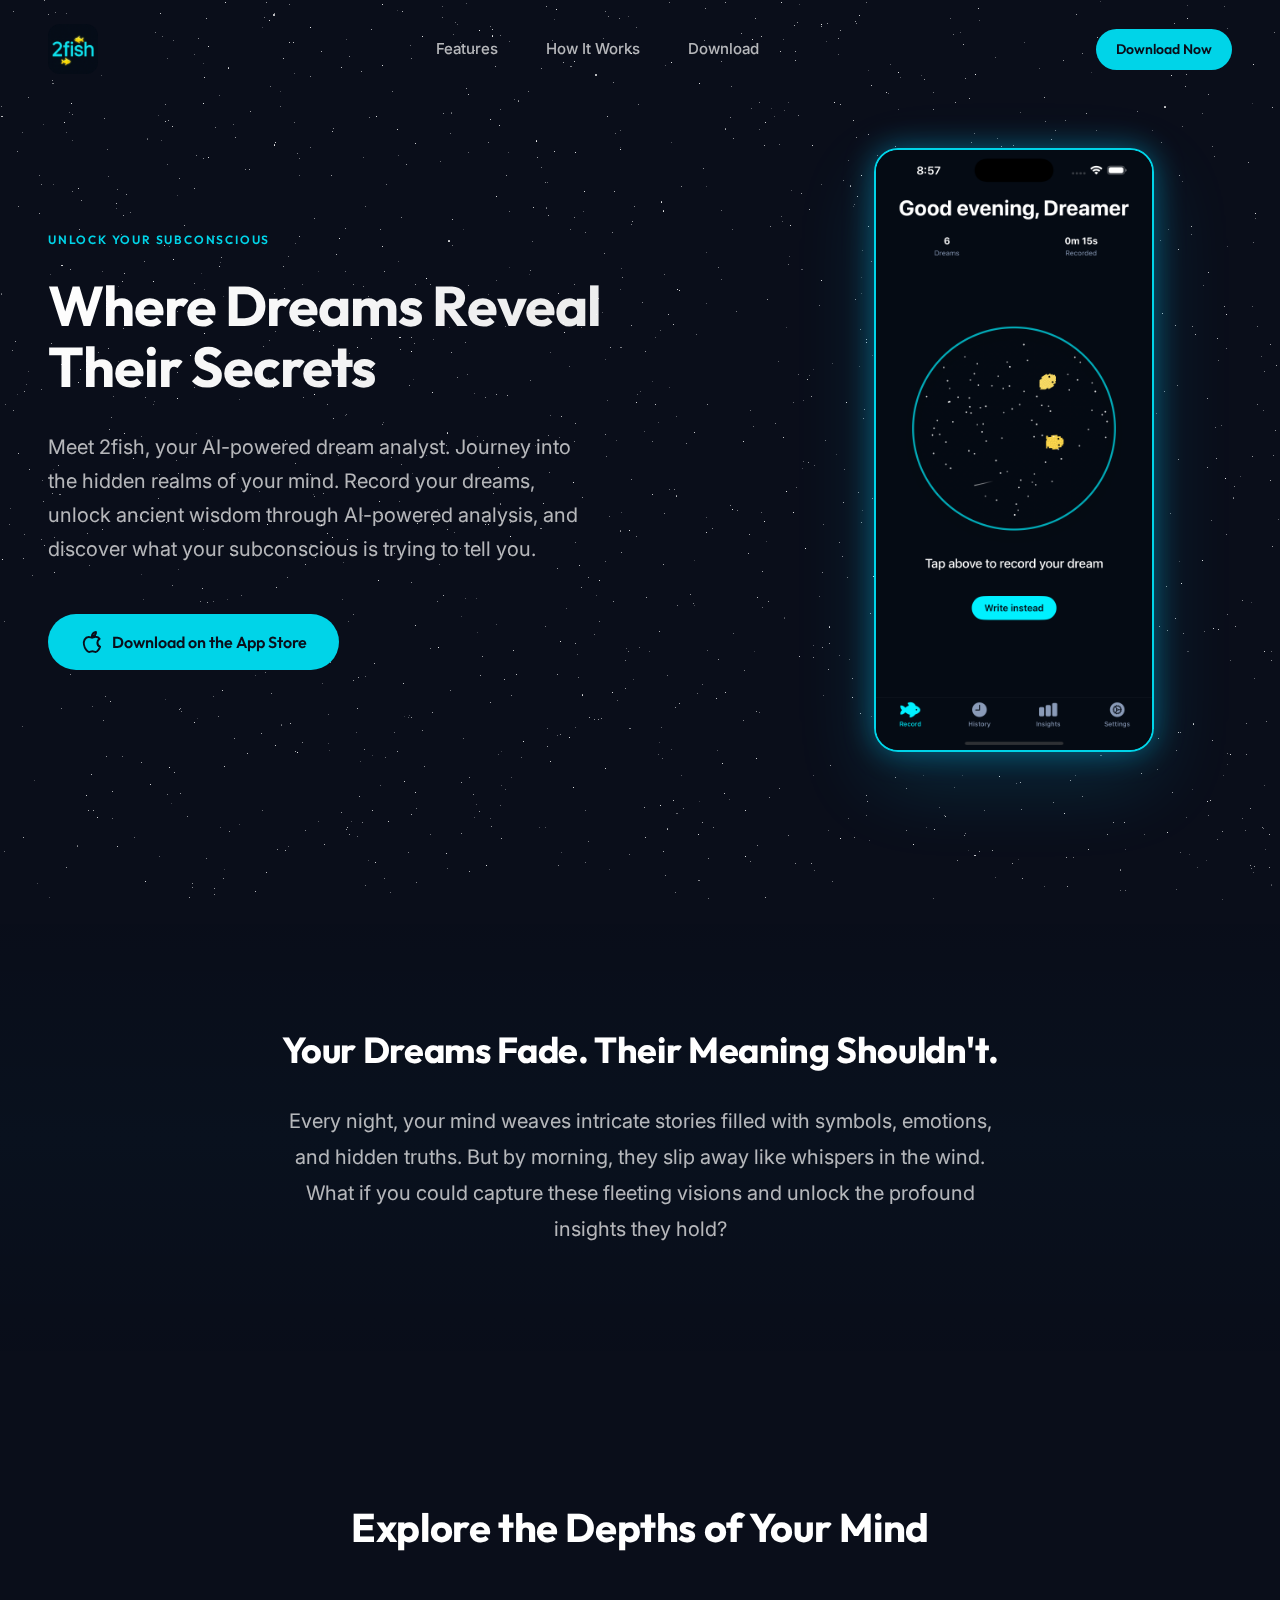
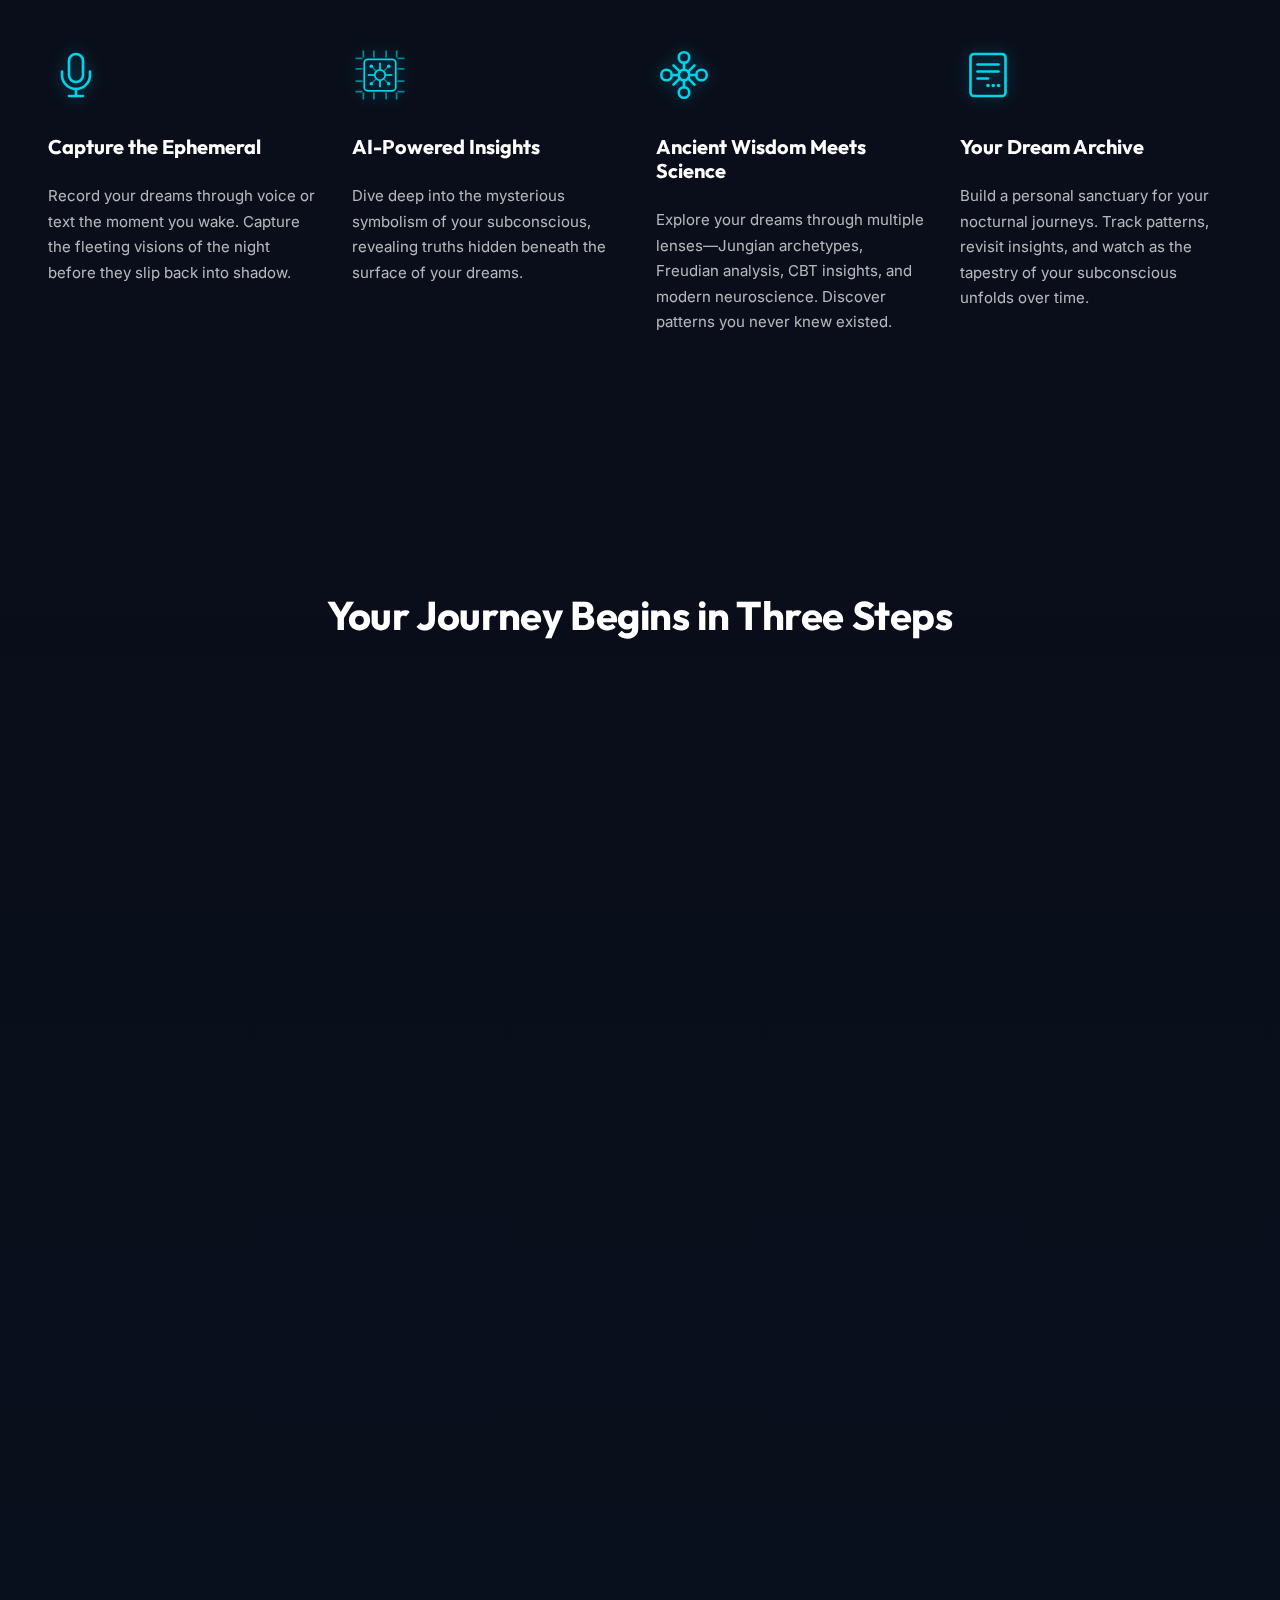
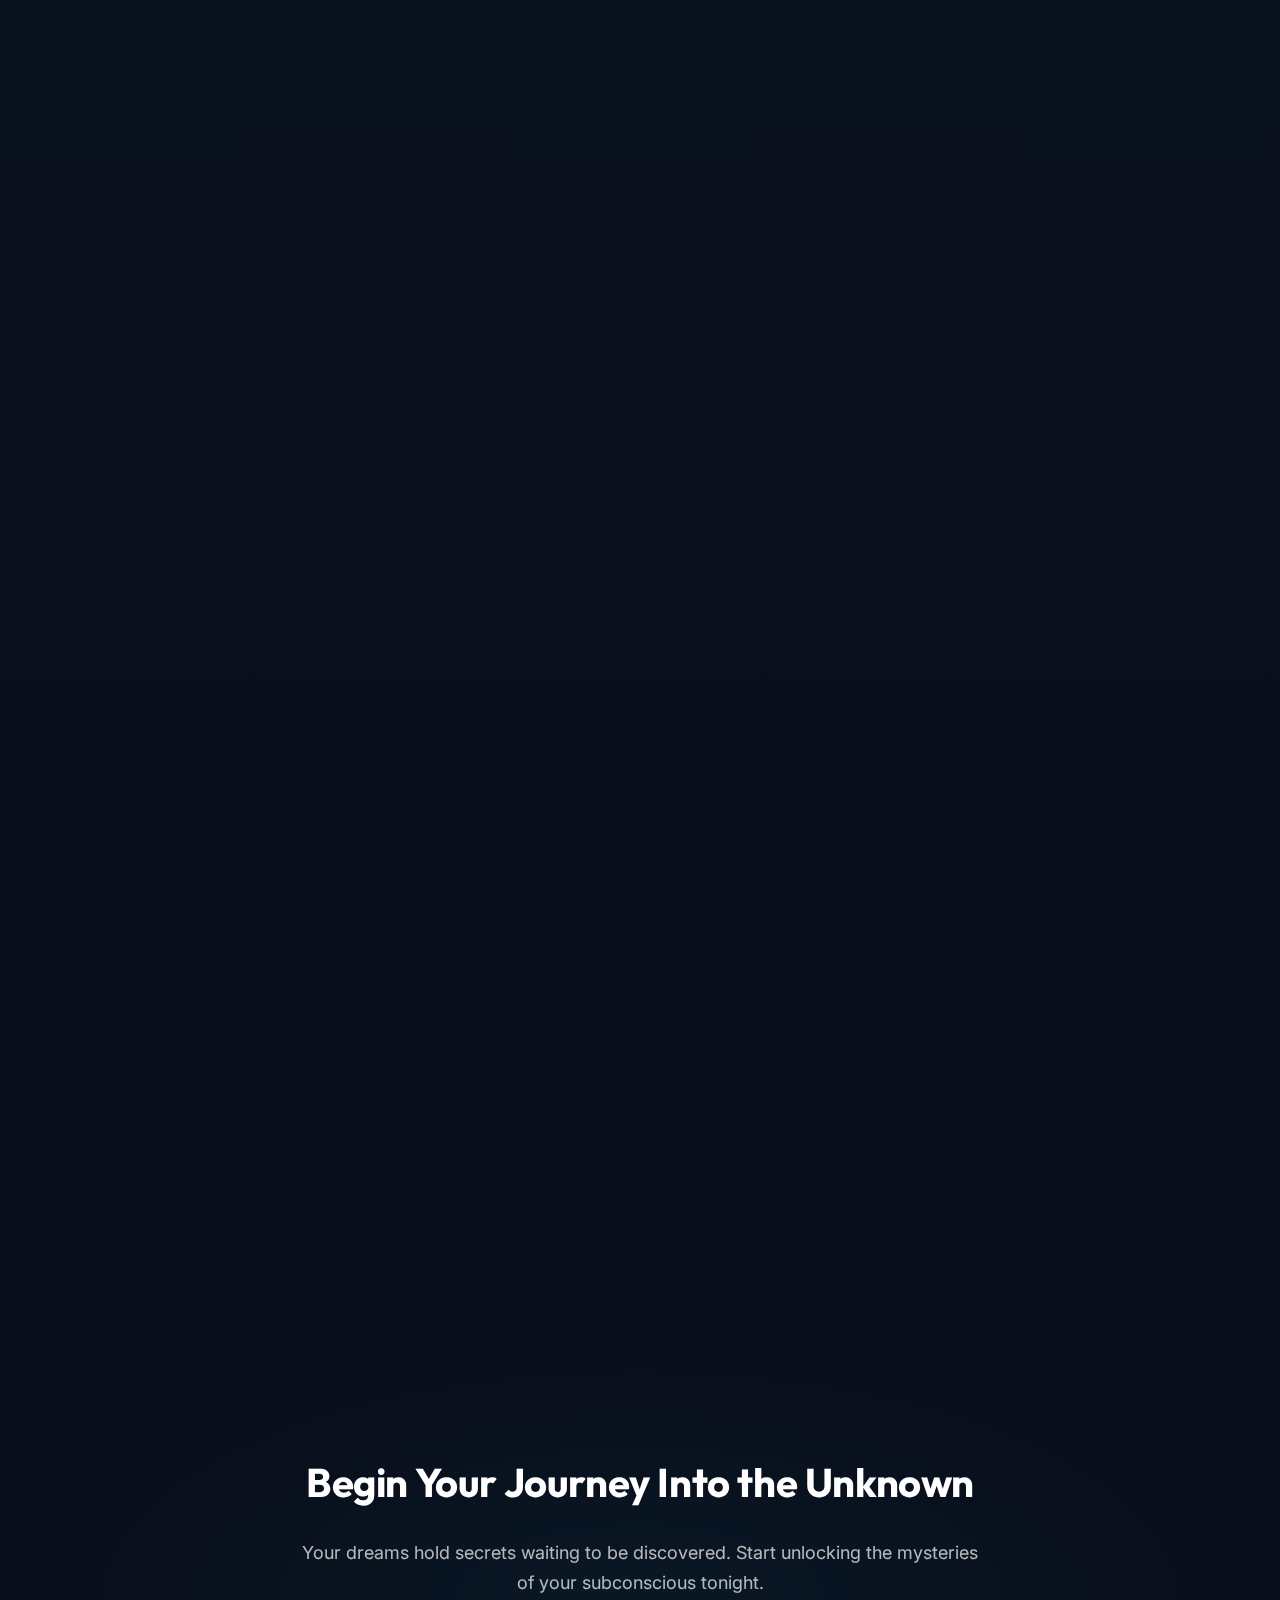
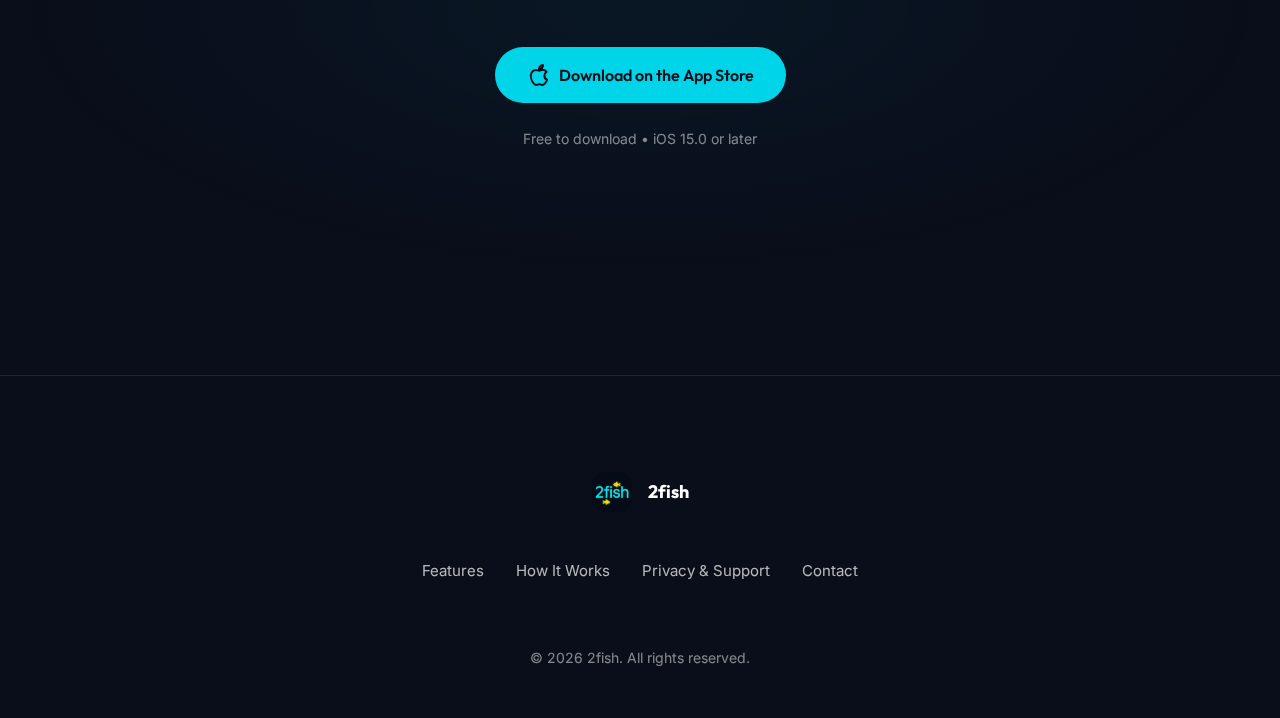
<file: index.html>
<!DOCTYPE html>
<html lang="en">
<head>
    <meta charset="UTF-8">
    <meta name="viewport" content="width=device-width, initial-scale=1.0">
    <meta name="description" content="2fish - AI-powered dream analysis app. Record, remember, and analyze your dreams through Jungian, Freudian, CBT, and neuroscience frameworks. Unlock the secrets of your subconscious.">
    <meta name="keywords" content="dream analysis, dream journal, AI dreams, Jungian analysis, dream interpretation, subconscious, psychology">

    <!-- Open Graph / Social Media -->
    <meta property="og:type" content="website">
    <meta property="og:url" content="https://yourdomain.squarespace.com">
    <meta property="og:title" content="2fish - Where Dreams Reveal Their Secrets">
    <meta property="og:description" content="Journey into the hidden realms of your mind. AI-powered dream analysis through multiple psychological frameworks.">
    <meta property="og:image" content="/assets/images/og-image.png">

    <!-- Twitter Card -->
    <meta name="twitter:card" content="summary_large_image">
    <meta name="twitter:title" content="2fish - Where Dreams Reveal Their Secrets">
    <meta name="twitter:description" content="AI-powered dream analysis through Jungian, Freudian, CBT, and neuroscience frameworks.">
    <meta name="twitter:image" content="/assets/images/og-image.png">

    <title>2fish - AI Dream Analysis & Dream Journal App</title>

    <!-- Fonts -->
    <link rel="preconnect" href="https://fonts.googleapis.com">
    <link rel="preconnect" href="https://fonts.gstatic.com" crossorigin>
    <link href="https://fonts.googleapis.com/css2?family=Inter:wght@400;500;600;700&family=Outfit:wght@400;500;600;700&display=swap" rel="stylesheet">

    <!-- Stylesheets -->
    <link rel="stylesheet" href="css/reset.css">
    <link rel="stylesheet" href="css/styles.css">
    <link rel="stylesheet" href="css/animations.css">
    <link rel="stylesheet" href="css/starfield.css">

    <!-- Favicon -->
    <link rel="icon" type="image/png" href="assets/images/app-icon.png">
    <link rel="apple-touch-icon" href="assets/images/app-icon.png">
    <style>
        /* Round favicon in browser tab */
        link[rel="icon"] {
            border-radius: 12px;
        }
    </style>

    <!-- Schema.org markup -->
    <script type="application/ld+json">
    {
      "@context": "https://schema.org",
      "@type": "MobileApplication",
      "name": "2fish",
      "description": "AI-powered dream analysis and dream journal app",
      "operatingSystem": "iOS",
      "applicationCategory": "HealthApplication",
      "offers": {
        "@type": "Offer",
        "price": "0",
        "priceCurrency": "USD"
      }
    }
    </script>
</head>
<body>
    <!-- Stardust Background (populated by JS) -->
    <div class="stardust"></div>

    <!-- Shooting Stars (dynamically generated by JS) -->
    <div class="shooting-stars"></div>

    <!-- Fixed Navigation -->
    <nav class="nav" id="mainNav">
        <div class="container">
            <div class="nav__content">
                <div class="nav__logo">
                    <img src="assets/images/app-icon.png" alt="2fish Logo" width="50" height="50">
                </div>
                <div class="nav__links">
                    <a href="#features">Features</a>
                    <a href="#how-it-works">How It Works</a>
                    <a href="#download">Download</a>
                </div>
                <a href="#download" class="btn btn--primary btn--nav" aria-label="Download 2fish on the App Store">
                    Download Now
                </a>
            </div>
        </div>
    </nav>

    <!-- Hero Section -->
    <section class="hero" id="hero">
        <div class="container">
            <div class="hero__content">
                <div class="hero__text">
                    <p class="hero__eyebrow">UNLOCK YOUR SUBCONSCIOUS</p>
                    <h1 class="hero__headline">Where Dreams Reveal Their Secrets</h1>
                    <p class="hero__subheadline">Meet 2fish, your AI-powered dream analyst. Journey into the hidden realms of your mind. Record your dreams, unlock ancient wisdom through AI-powered analysis, and discover what your subconscious is trying to tell you.</p>
                    <div class="hero__cta">
                        <a href="#download" class="btn btn--primary btn--large" id="heroCTA">
                            <svg width="24" height="24" viewBox="0 0 24 24" fill="none" stroke="currentColor" stroke-width="2" stroke-linecap="round" stroke-linejoin="round">
                                <path d="M18.71 19.5c-.83 1.24-1.71 2.45-3.05 2.47-1.34.03-1.77-.79-3.29-.79-1.53 0-2 .77-3.27.82-1.31.05-2.3-1.32-3.14-2.53C4.25 17 2.94 12.45 4.7 9.39c.87-1.52 2.43-2.48 4.12-2.51 1.28-.02 2.5.87 3.29.87.78 0 2.26-1.07 3.81-.91.65.03 2.47.26 3.64 1.98-.09.06-2.17 1.28-2.15 3.81.03 3.02 2.65 4.03 2.68 4.04-.03.07-.42 1.44-1.38 2.83M13 3.5c.73-.83 1.94-1.46 2.94-1.5.13 1.17-.34 2.35-1.04 3.19-.69.85-1.83 1.51-2.95 1.42-.15-1.15.41-2.35 1.05-3.11z"/>
                            </svg>
                            Download on the App Store
                        </a>
                    </div>
                </div>
                <div class="hero__visual">
                    <img src="assets/images/hero-visual.png" alt="2fish App Interface" class="hero__image">
                </div>
            </div>
        </div>
    </section>

    <!-- Problem/Hook Section -->
    <section class="hook">
        <div class="container">
            <div class="hook__content">
                <h2 class="hook__headline">Your Dreams Fade. Their Meaning Shouldn't.</h2>
                <p class="hook__text">Every night, your mind weaves intricate stories filled with symbols, emotions, and hidden truths. But by morning, they slip away like whispers in the wind. What if you could capture these fleeting visions and unlock the profound insights they hold?</p>
            </div>
        </div>
    </section>

    <!-- Features Grid -->
    <section class="features" id="features">
        <div class="container">
            <h2 class="section__title">Explore the Depths of Your Mind</h2>
            <div class="features__grid">
                <!-- Feature 1 -->
                <div class="feature-card">
                    <div class="feature-card__icon">
                        <img src="assets/icons/feature-microphone.svg" alt="" width="64" height="64">
                    </div>
                    <h3 class="feature-card__title">Capture the Ephemeral</h3>
                    <p class="feature-card__description">Record your dreams through voice or text the moment you wake. Capture the fleeting visions of the night before they slip back into shadow.</p>
                </div>

                <!-- Feature 2 -->
                <div class="feature-card">
                    <div class="feature-card__icon">
                        <img src="assets/icons/feature-ai-chip.svg" alt="" width="64" height="64">
                    </div>
                    <h3 class="feature-card__title">AI-Powered Insights</h3>
                    <p class="feature-card__description">Dive deep into the mysterious symbolism of your subconscious, revealing truths hidden beneath the surface of your dreams.</p>
                </div>

                <!-- Feature 3 -->
                <div class="feature-card">
                    <div class="feature-card__icon">
                        <img src="assets/icons/feature-frameworks.svg" alt="" width="64" height="64">
                    </div>
                    <h3 class="feature-card__title">Ancient Wisdom Meets Science</h3>
                    <p class="feature-card__description">Explore your dreams through multiple lenses—Jungian archetypes, Freudian analysis, CBT insights, and modern neuroscience. Discover patterns you never knew existed.</p>
                </div>

                <!-- Feature 4 -->
                <div class="feature-card">
                    <div class="feature-card__icon">
                        <img src="assets/icons/feature-memory.svg" alt="" width="64" height="64">
                    </div>
                    <h3 class="feature-card__title">Your Dream Archive</h3>
                    <p class="feature-card__description">Build a personal sanctuary for your nocturnal journeys. Track patterns, revisit insights, and watch as the tapestry of your subconscious unfolds over time.</p>
                </div>
            </div>
        </div>
    </section>

    <!-- How It Works -->
    <section class="how-it-works" id="how-it-works">
        <div class="container">
            <h2 class="section__title">Your Journey Begins in Three Steps</h2>
            <div class="steps">
                <!-- Step 1 -->
                <div class="step animate-on-scroll">
                    <div class="step__content">
                        <div class="step__number">01</div>
                        <div class="step__text">
                            <h3 class="step__title">Record Your Dream</h3>
                            <p class="step__description">Wake up and immediately capture your dream through voice recording or text entry. The sooner you record, the more details you'll remember.</p>
                        </div>
                    </div>
                    <div class="step__image">
                        <img src="assets/images/screenshot-1.png" alt="Dream recording interface" loading="lazy">
                    </div>
                </div>

                <!-- Step 2 -->
                <div class="step animate-on-scroll">
                    <div class="step__content">
                        <div class="step__number">02</div>
                        <div class="step__text">
                            <h3 class="step__title">Choose Your Framework</h3>
                            <p class="step__description">Select from Jungian, Freudian, CBT, or neuroscience perspectives—or explore all four to gain a complete understanding of your dream's meaning.</p>
                        </div>
                    </div>
                    <div class="step__image">
                        <img src="assets/images/screenshot-2.png" alt="Framework selection screen" loading="lazy">
                    </div>
                </div>

                <!-- Step 3 -->
                <div class="step animate-on-scroll">
                    <div class="step__content">
                        <div class="step__number">03</div>
                        <div class="step__text">
                            <h3 class="step__title">Discover Hidden Insights</h3>
                            <p class="step__description">Receive personalized AI analysis that unveils the symbols, emotions, and patterns woven through your dreams. Track your journey over time.</p>
                        </div>
                    </div>
                    <div class="step__image">
                        <img src="assets/images/screenshot-3.png" alt="AI analysis results" loading="lazy">
                    </div>
                </div>
            </div>
        </div>
    </section>

    <!-- Final CTA -->
    <section class="final-cta" id="download">
        <div class="container">
            <div class="final-cta__content">
                <h2 class="final-cta__headline">Begin Your Journey Into the Unknown</h2>
                <p class="final-cta__text">Your dreams hold secrets waiting to be discovered. Start unlocking the mysteries of your subconscious tonight.</p>
                <a href="#" class="btn btn--primary btn--large" id="finalCTA">
                    <svg width="24" height="24" viewBox="0 0 24 24" fill="none" stroke="currentColor" stroke-width="2" stroke-linecap="round" stroke-linejoin="round">
                        <path d="M18.71 19.5c-.83 1.24-1.71 2.45-3.05 2.47-1.34.03-1.77-.79-3.29-.79-1.53 0-2 .77-3.27.82-1.31.05-2.3-1.32-3.14-2.53C4.25 17 2.94 12.45 4.7 9.39c.87-1.52 2.43-2.48 4.12-2.51 1.28-.02 2.5.87 3.29.87.78 0 2.26-1.07 3.81-.91.65.03 2.47.26 3.64 1.98-.09.06-2.17 1.28-2.15 3.81.03 3.02 2.65 4.03 2.68 4.04-.03.07-.42 1.44-1.38 2.83M13 3.5c.73-.83 1.94-1.46 2.94-1.5.13 1.17-.34 2.35-1.04 3.19-.69.85-1.83 1.51-2.95 1.42-.15-1.15.41-2.35 1.05-3.11z"/>
                    </svg>
                    Download on the App Store
                </a>
                <p class="final-cta__note">Free to download • iOS 15.0 or later</p>
            </div>
        </div>
    </section>

    <!-- Footer -->
    <footer class="footer">
        <div class="container">
            <div class="footer__content">
                <div class="footer__brand">
                    <img src="assets/images/app-icon.png" alt="2fish Logo" width="40" height="40">
                    <span>2fish</span>
                </div>
                <nav class="footer__links">
                    <a href="#features">Features</a>
                    <a href="#how-it-works">How It Works</a>
                    <a href="/privacy.html">Privacy & Support</a>
                    <a href="mailto:2fishapp@gmail.com">Contact</a>
                </nav>
                <div class="footer__copyright">
                    <p>&copy; 2026 2fish. All rights reserved.</p>
                </div>
            </div>
        </div>
    </footer>

    <!-- Scripts -->
    <script src="js/app-store-detect.js"></script>
    <script src="js/starfield.js"></script>
    <script src="js/main.js"></script>
</body>
</html>
<!-- Trigger deploy Sun Feb 22 17:56:47 -03 2026 -->
</file>
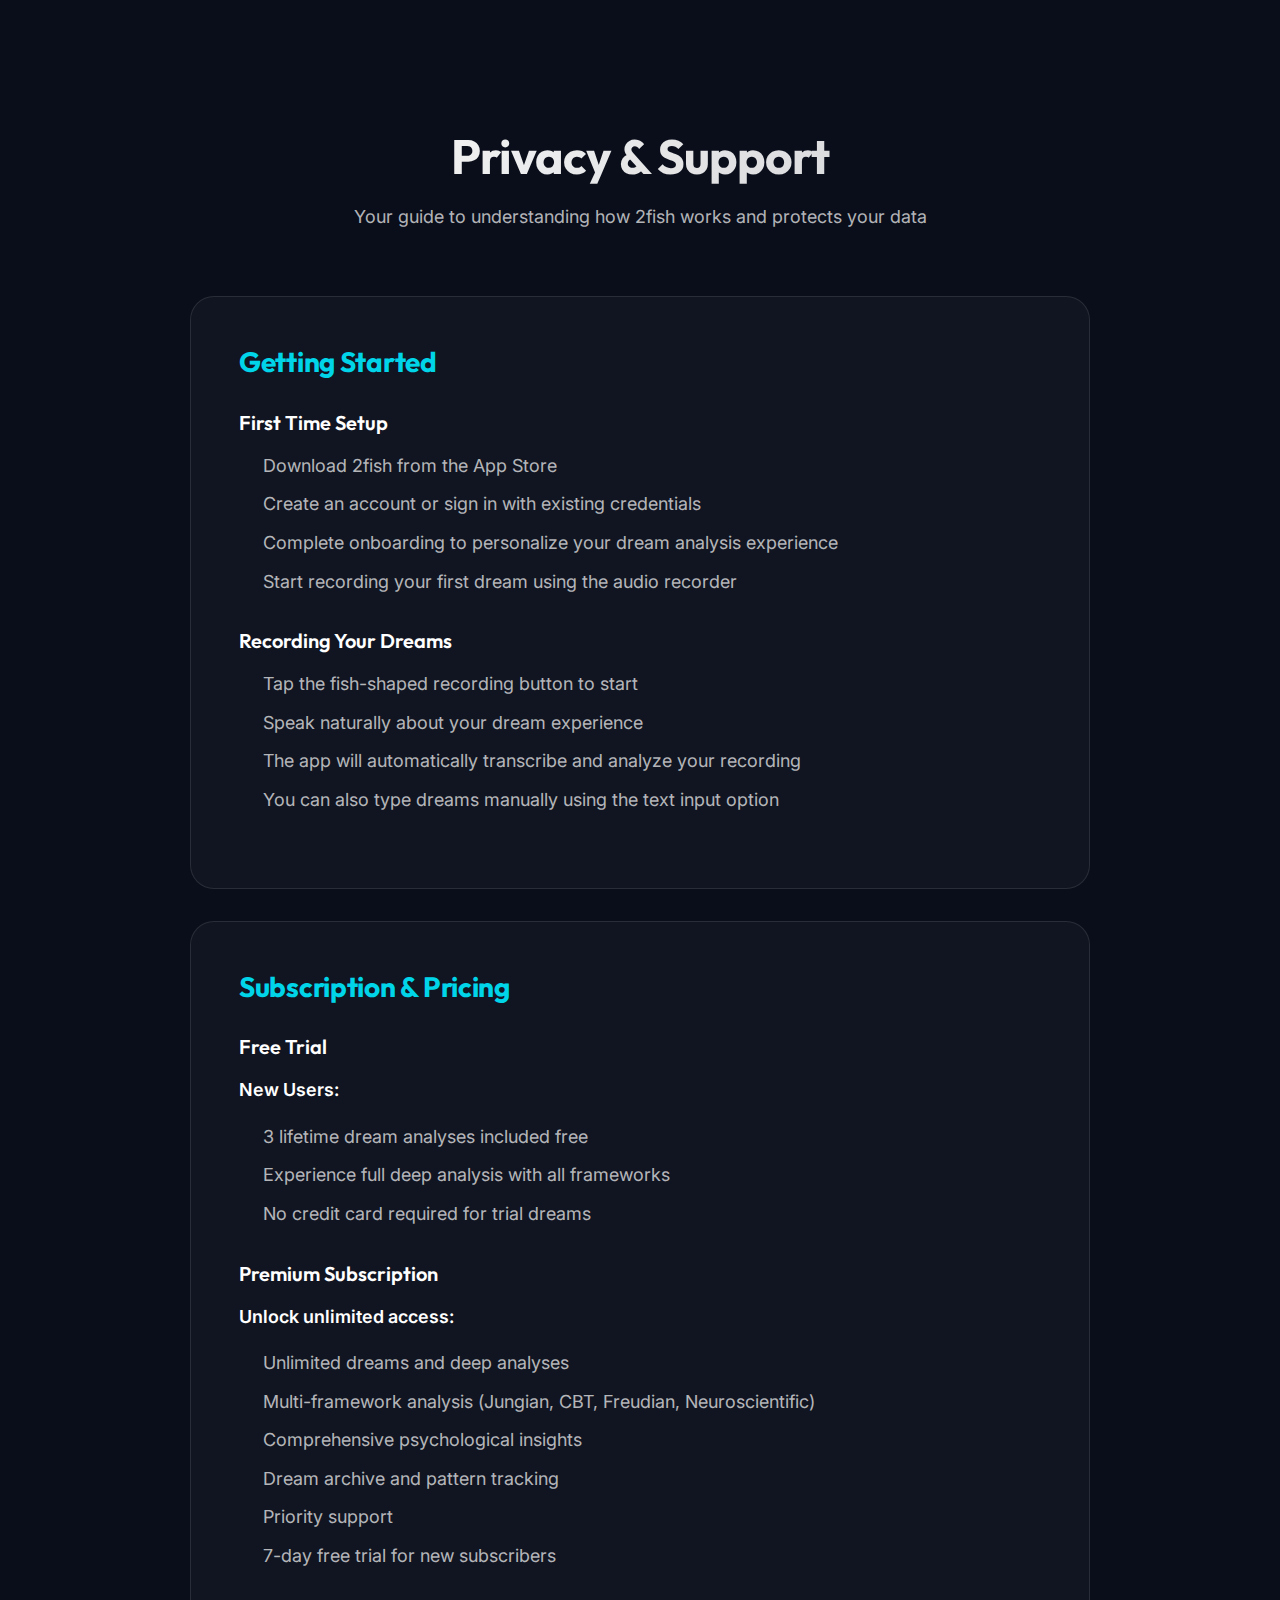
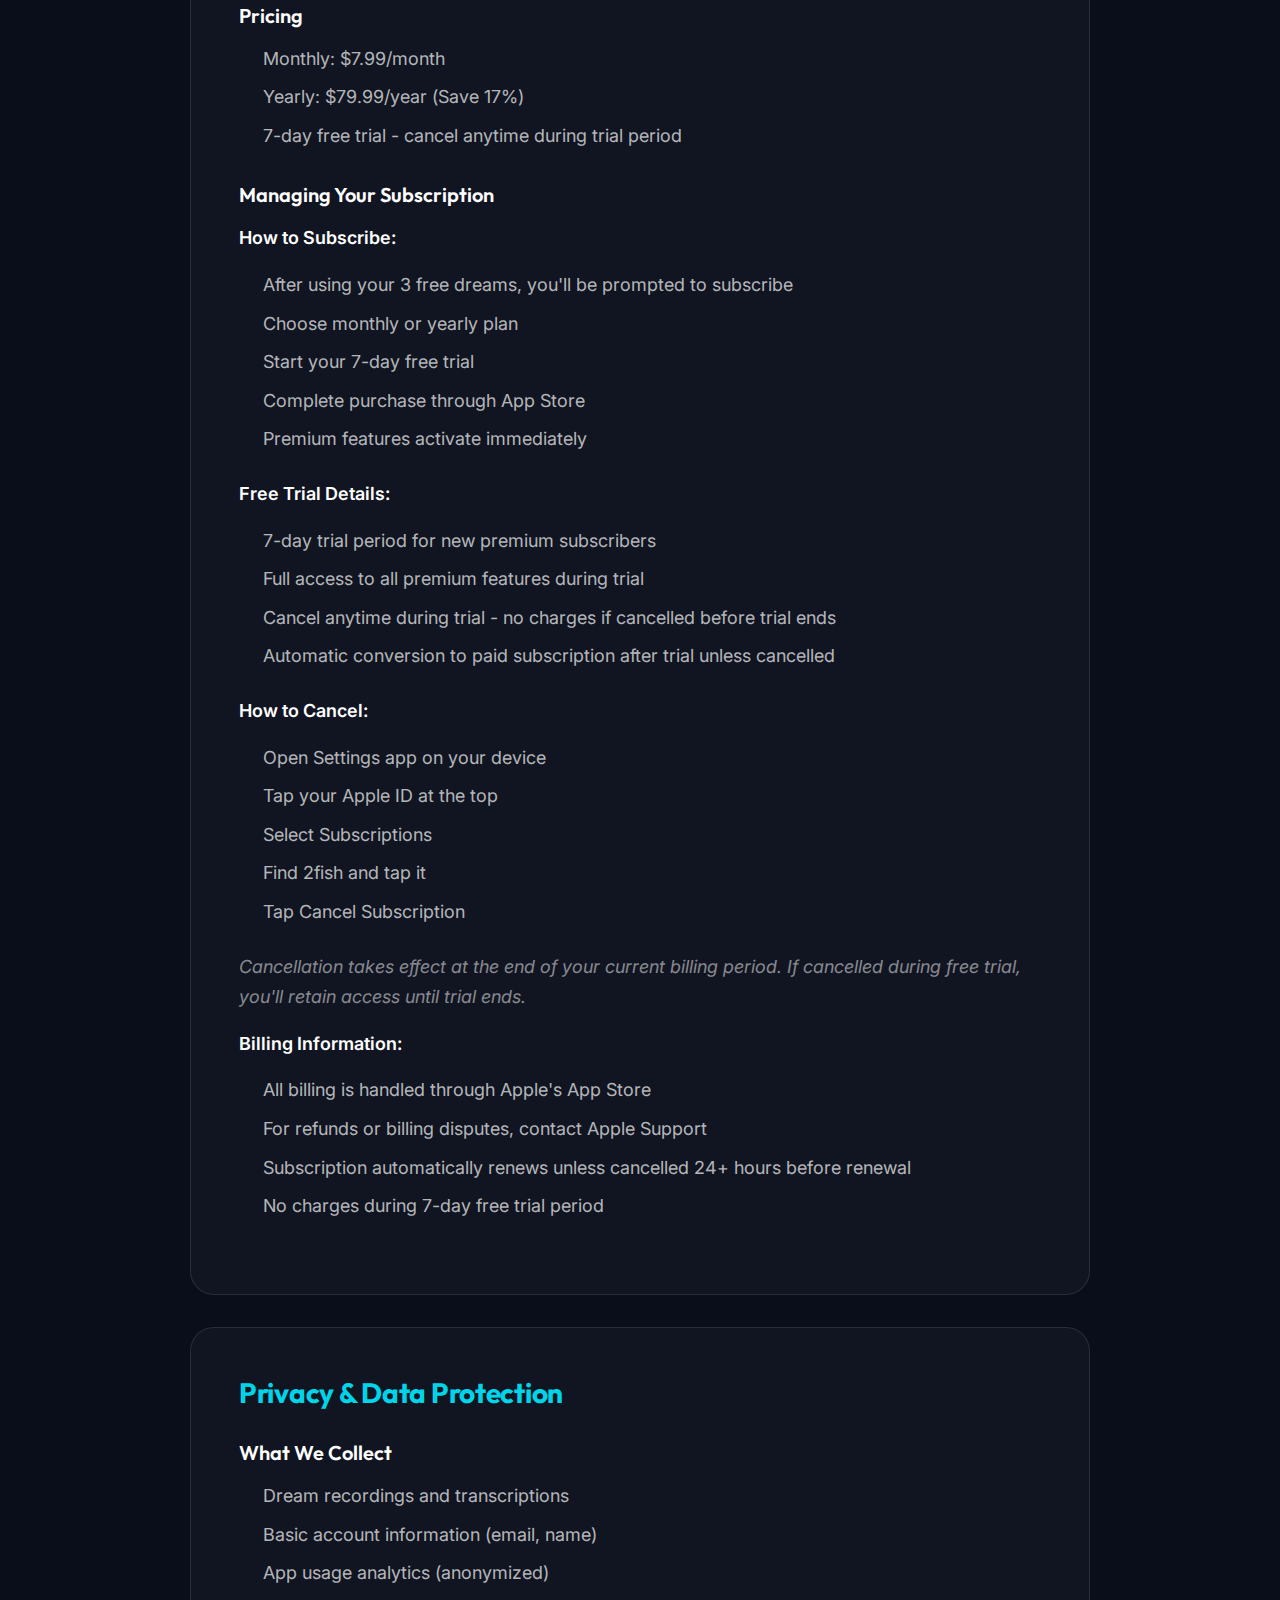
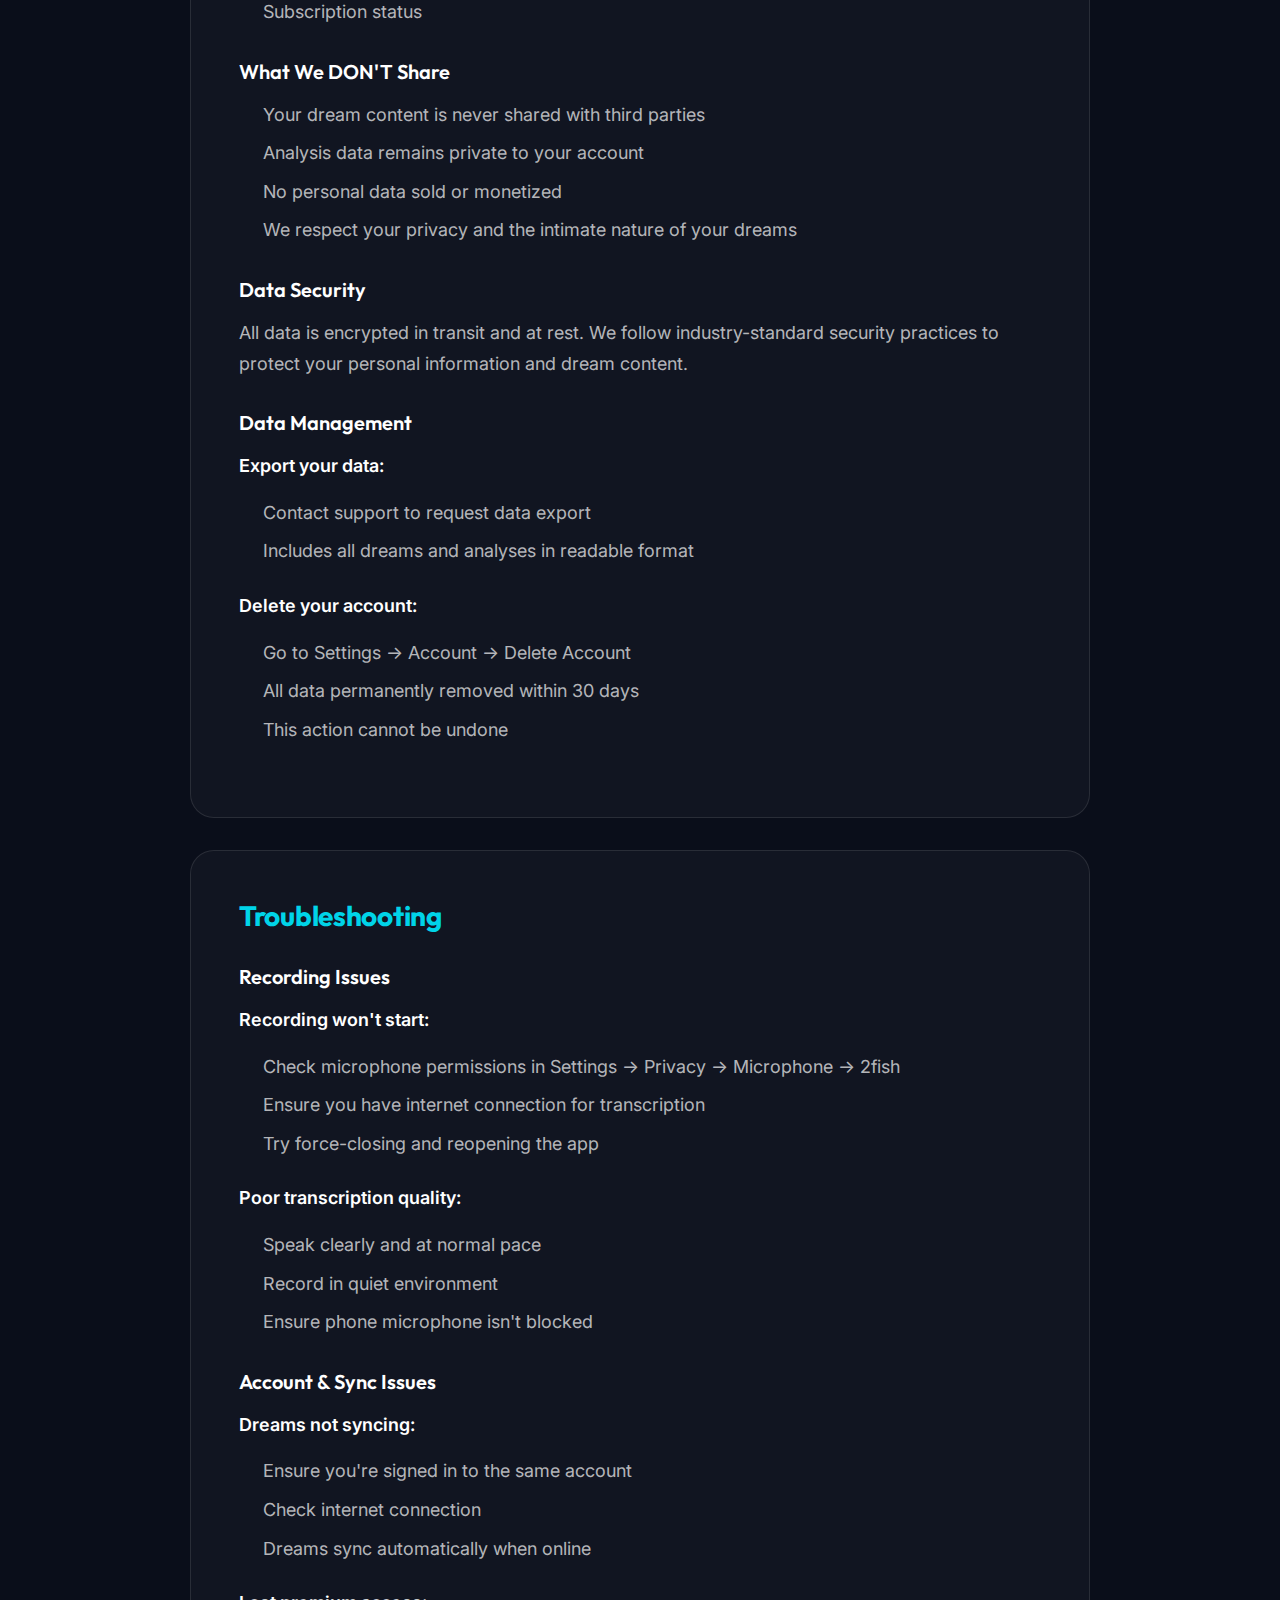
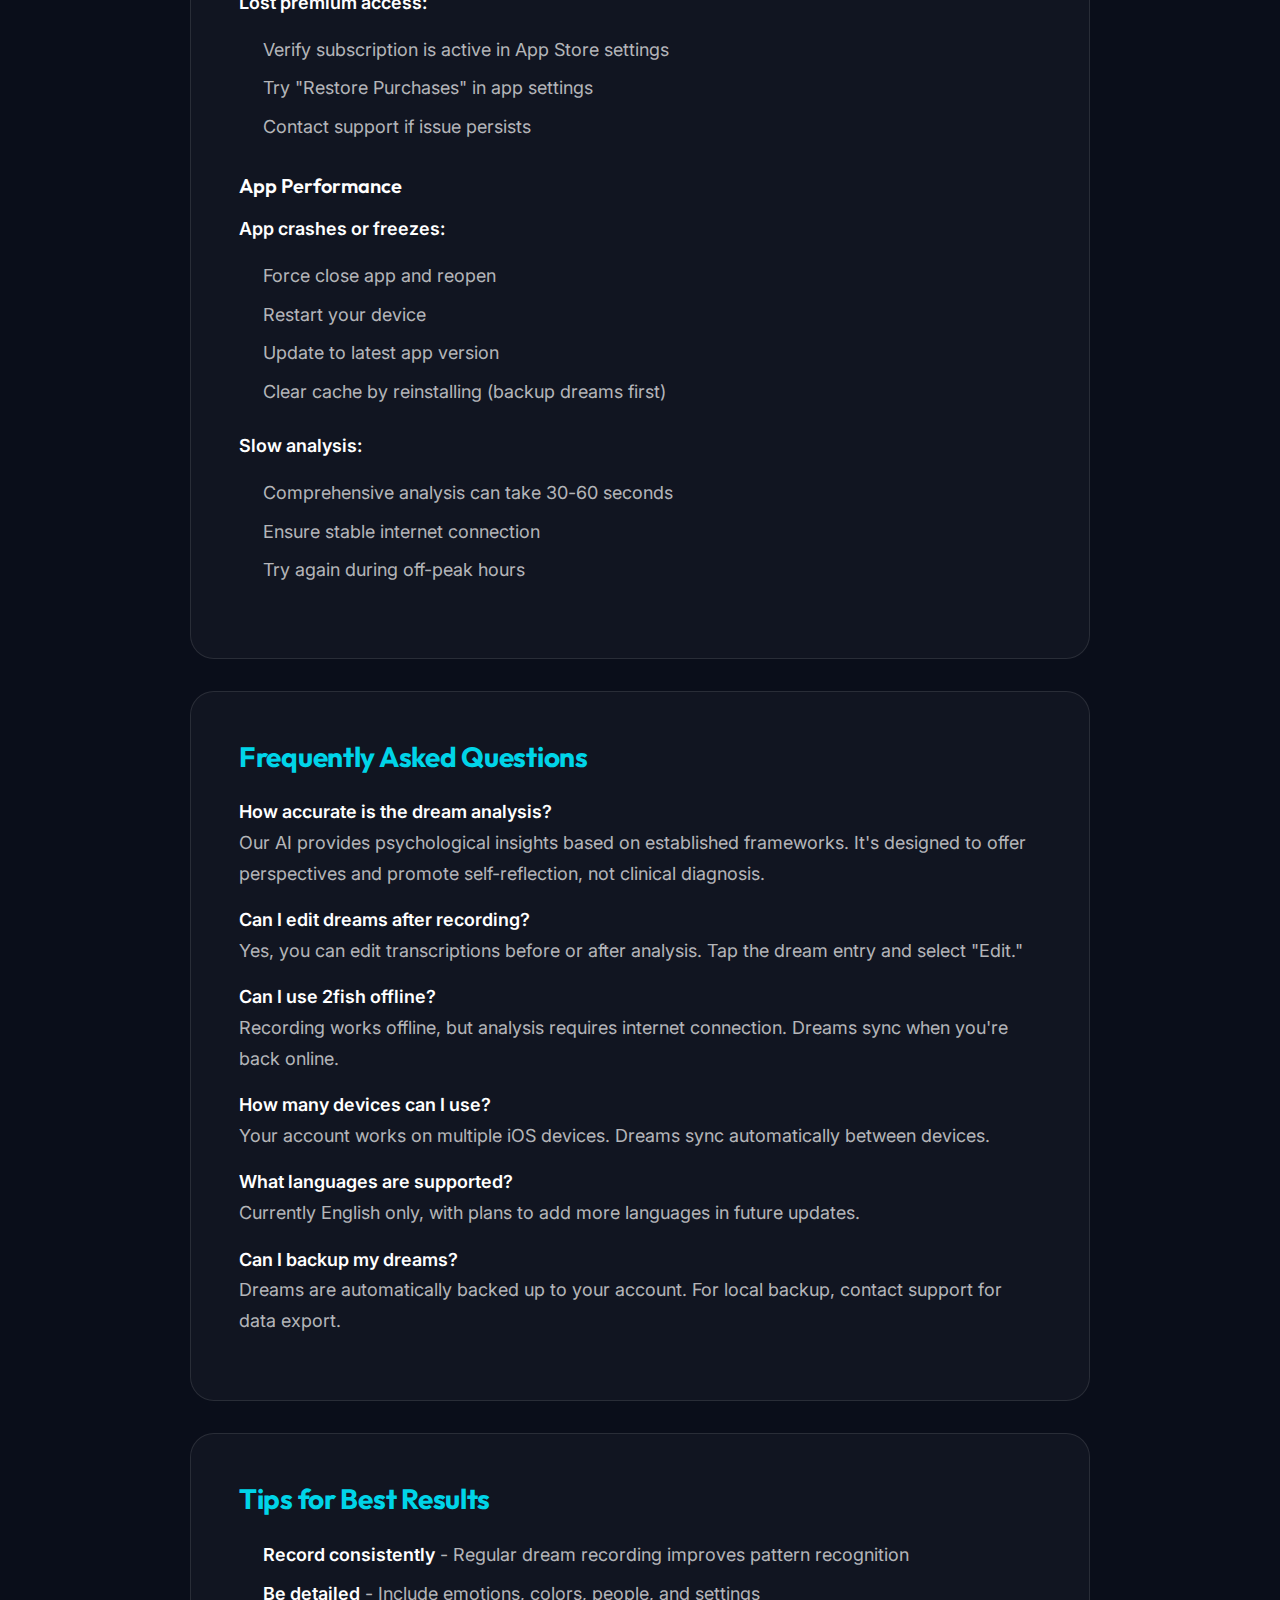
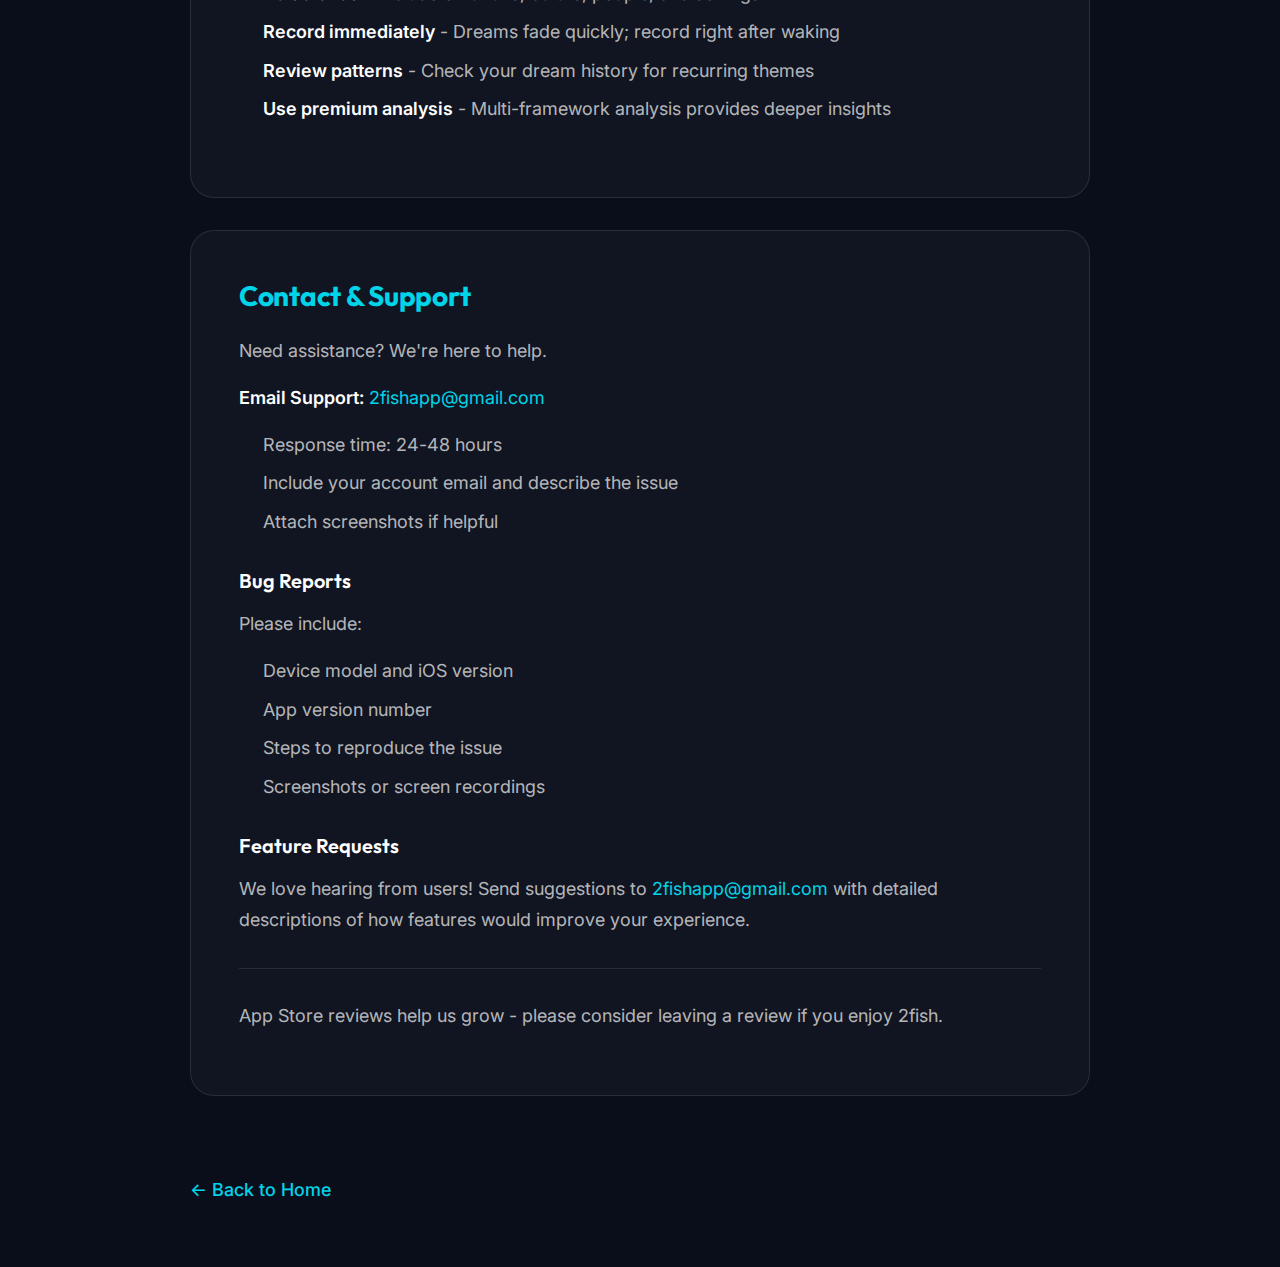
<file: privacy.html>
<!DOCTYPE html>
<html lang="en">
<head>
    <meta charset="UTF-8">
    <meta name="viewport" content="width=device-width, initial-scale=1.0">
    <meta name="description" content="2fish Privacy Policy & Support - AI-powered dream analysis app">
    <title>Privacy & Support - 2fish</title>

    <link rel="preconnect" href="https://fonts.googleapis.com">
    <link rel="preconnect" href="https://fonts.gstatic.com" crossorigin>
    <link href="https://fonts.googleapis.com/css2?family=Inter:wght@400;500;600;700&family=Outfit:wght@400;500;600;700&display=swap" rel="stylesheet">

    <link rel="stylesheet" href="/css/reset.css">
    <link rel="stylesheet" href="/css/styles.css">

    <style>
        .privacy-page {
            min-height: 100vh;
            padding: 8rem 0 4rem;
        }

        .privacy-content {
            max-width: 900px;
            margin: 0 auto;
        }

        .privacy-header {
            text-align: center;
            margin-bottom: 4rem;
        }

        .privacy-header h1 {
            font-size: 3rem;
            margin-bottom: 1rem;
            background: linear-gradient(135deg, #FFFFFF 0%, rgba(255, 255, 255, 0.8) 100%);
            -webkit-background-clip: text;
            -webkit-text-fill-color: transparent;
            background-clip: text;
        }

        .privacy-header p {
            color: var(--color-text-secondary);
            font-size: 1.125rem;
        }

        .privacy-section {
            background: rgba(255, 255, 255, 0.03);
            border: 1px solid rgba(255, 255, 255, 0.1);
            border-radius: 24px;
            padding: 3rem;
            margin-bottom: 2rem;
        }

        .privacy-section h2 {
            font-size: 1.75rem;
            color: var(--color-accent);
            margin-bottom: 1.5rem;
            font-weight: 700;
        }

        .privacy-section h3 {
            font-size: 1.25rem;
            color: var(--color-text);
            margin-top: 2rem;
            margin-bottom: 1rem;
            font-weight: 600;
        }

        .privacy-section p {
            color: var(--color-text-secondary);
            line-height: 1.7;
            margin-bottom: 1rem;
        }

        .privacy-section ul,
        .privacy-section ol {
            color: var(--color-text-secondary);
            line-height: 1.7;
            margin-bottom: 1.5rem;
            padding-left: 1.5rem;
        }

        .privacy-section li {
            margin-bottom: 0.5rem;
        }

        .privacy-section strong {
            color: var(--color-text);
            font-weight: 600;
        }

        .privacy-section a {
            color: var(--color-accent);
            text-decoration: none;
            transition: opacity 0.2s ease;
        }

        .privacy-section a:hover {
            opacity: 0.8;
        }

        .privacy-section em {
            color: var(--color-text-tertiary);
            font-style: italic;
        }

        .back-link {
            display: inline-flex;
            align-items: center;
            gap: 0.5rem;
            color: var(--color-accent);
            font-weight: 500;
            margin-top: 3rem;
            transition: gap 0.3s ease;
        }

        .back-link:hover {
            gap: 0.75rem;
        }

        .divider {
            border: none;
            border-top: 1px solid rgba(255, 255, 255, 0.1);
            margin: 2rem 0;
        }

        @media (max-width: 768px) {
            .privacy-page {
                padding: 6rem 0 3rem;
            }

            .privacy-header h1 {
                font-size: 2rem;
            }

            .privacy-section {
                padding: 2rem 1.5rem;
            }
        }
    </style>
</head>
<body>
    <div class="privacy-page">
        <div class="container">
            <div class="privacy-content">

                <div class="privacy-header">
                    <h1>Privacy & Support</h1>
                    <p>Your guide to understanding how 2fish works and protects your data</p>
                </div>

                <div class="privacy-section">
                    <h2>Getting Started</h2>

                    <h3>First Time Setup</h3>
                    <ol>
                        <li>Download 2fish from the App Store</li>
                        <li>Create an account or sign in with existing credentials</li>
                        <li>Complete onboarding to personalize your dream analysis experience</li>
                        <li>Start recording your first dream using the audio recorder</li>
                    </ol>

                    <h3>Recording Your Dreams</h3>
                    <ul>
                        <li>Tap the fish-shaped recording button to start</li>
                        <li>Speak naturally about your dream experience</li>
                        <li>The app will automatically transcribe and analyze your recording</li>
                        <li>You can also type dreams manually using the text input option</li>
                    </ul>
                </div>

                <div class="privacy-section">
                    <h2>Subscription & Pricing</h2>

                    <h3>Free Trial</h3>
                    <p><strong>New Users:</strong></p>
                    <ul>
                        <li>3 lifetime dream analyses included free</li>
                        <li>Experience full deep analysis with all frameworks</li>
                        <li>No credit card required for trial dreams</li>
                    </ul>

                    <h3>Premium Subscription</h3>
                    <p><strong>Unlock unlimited access:</strong></p>
                    <ul>
                        <li>Unlimited dreams and deep analyses</li>
                        <li>Multi-framework analysis (Jungian, CBT, Freudian, Neuroscientific)</li>
                        <li>Comprehensive psychological insights</li>
                        <li>Dream archive and pattern tracking</li>
                        <li>Priority support</li>
                        <li>7-day free trial for new subscribers</li>
                    </ul>

                    <h3>Pricing</h3>
                    <ul>
                        <li>Monthly: $7.99/month</li>
                        <li>Yearly: $79.99/year (Save 17%)</li>
                        <li>7-day free trial - cancel anytime during trial period</li>
                    </ul>

                    <h3>Managing Your Subscription</h3>
                    <p><strong>How to Subscribe:</strong></p>
                    <ol>
                        <li>After using your 3 free dreams, you'll be prompted to subscribe</li>
                        <li>Choose monthly or yearly plan</li>
                        <li>Start your 7-day free trial</li>
                        <li>Complete purchase through App Store</li>
                        <li>Premium features activate immediately</li>
                    </ol>

                    <p><strong>Free Trial Details:</strong></p>
                    <ul>
                        <li>7-day trial period for new premium subscribers</li>
                        <li>Full access to all premium features during trial</li>
                        <li>Cancel anytime during trial - no charges if cancelled before trial ends</li>
                        <li>Automatic conversion to paid subscription after trial unless cancelled</li>
                    </ul>

                    <p><strong>How to Cancel:</strong></p>
                    <ol>
                        <li>Open Settings app on your device</li>
                        <li>Tap your Apple ID at the top</li>
                        <li>Select Subscriptions</li>
                        <li>Find 2fish and tap it</li>
                        <li>Tap Cancel Subscription</li>
                    </ol>
                    <p><em>Cancellation takes effect at the end of your current billing period. If cancelled during free trial, you'll retain access until trial ends.</em></p>

                    <p><strong>Billing Information:</strong></p>
                    <ul>
                        <li>All billing is handled through Apple's App Store</li>
                        <li>For refunds or billing disputes, contact Apple Support</li>
                        <li>Subscription automatically renews unless cancelled 24+ hours before renewal</li>
                        <li>No charges during 7-day free trial period</li>
                    </ul>
                </div>

                <div class="privacy-section">
                    <h2>Privacy & Data Protection</h2>

                    <h3>What We Collect</h3>
                    <ul>
                        <li>Dream recordings and transcriptions</li>
                        <li>Basic account information (email, name)</li>
                        <li>App usage analytics (anonymized)</li>
                        <li>Subscription status</li>
                    </ul>

                    <h3>What We DON'T Share</h3>
                    <ul>
                        <li>Your dream content is never shared with third parties</li>
                        <li>Analysis data remains private to your account</li>
                        <li>No personal data sold or monetized</li>
                        <li>We respect your privacy and the intimate nature of your dreams</li>
                    </ul>

                    <h3>Data Security</h3>
                    <p>All data is encrypted in transit and at rest. We follow industry-standard security practices to protect your personal information and dream content.</p>

                    <h3>Data Management</h3>
                    <p><strong>Export your data:</strong></p>
                    <ul>
                        <li>Contact support to request data export</li>
                        <li>Includes all dreams and analyses in readable format</li>
                    </ul>

                    <p><strong>Delete your account:</strong></p>
                    <ul>
                        <li>Go to Settings → Account → Delete Account</li>
                        <li>All data permanently removed within 30 days</li>
                        <li>This action cannot be undone</li>
                    </ul>
                </div>

                <div class="privacy-section">
                    <h2>Troubleshooting</h2>

                    <h3>Recording Issues</h3>
                    <p><strong>Recording won't start:</strong></p>
                    <ul>
                        <li>Check microphone permissions in Settings → Privacy → Microphone → 2fish</li>
                        <li>Ensure you have internet connection for transcription</li>
                        <li>Try force-closing and reopening the app</li>
                    </ul>

                    <p><strong>Poor transcription quality:</strong></p>
                    <ul>
                        <li>Speak clearly and at normal pace</li>
                        <li>Record in quiet environment</li>
                        <li>Ensure phone microphone isn't blocked</li>
                    </ul>

                    <h3>Account & Sync Issues</h3>
                    <p><strong>Dreams not syncing:</strong></p>
                    <ul>
                        <li>Ensure you're signed in to the same account</li>
                        <li>Check internet connection</li>
                        <li>Dreams sync automatically when online</li>
                    </ul>

                    <p><strong>Lost premium access:</strong></p>
                    <ul>
                        <li>Verify subscription is active in App Store settings</li>
                        <li>Try "Restore Purchases" in app settings</li>
                        <li>Contact support if issue persists</li>
                    </ul>

                    <h3>App Performance</h3>
                    <p><strong>App crashes or freezes:</strong></p>
                    <ul>
                        <li>Force close app and reopen</li>
                        <li>Restart your device</li>
                        <li>Update to latest app version</li>
                        <li>Clear cache by reinstalling (backup dreams first)</li>
                    </ul>

                    <p><strong>Slow analysis:</strong></p>
                    <ul>
                        <li>Comprehensive analysis can take 30-60 seconds</li>
                        <li>Ensure stable internet connection</li>
                        <li>Try again during off-peak hours</li>
                    </ul>
                </div>

                <div class="privacy-section">
                    <h2>Frequently Asked Questions</h2>

                    <p><strong>How accurate is the dream analysis?</strong><br>
                    Our AI provides psychological insights based on established frameworks. It's designed to offer perspectives and promote self-reflection, not clinical diagnosis.</p>

                    <p><strong>Can I edit dreams after recording?</strong><br>
                    Yes, you can edit transcriptions before or after analysis. Tap the dream entry and select "Edit."</p>

                    <p><strong>Can I use 2fish offline?</strong><br>
                    Recording works offline, but analysis requires internet connection. Dreams sync when you're back online.</p>

                    <p><strong>How many devices can I use?</strong><br>
                    Your account works on multiple iOS devices. Dreams sync automatically between devices.</p>

                    <p><strong>What languages are supported?</strong><br>
                    Currently English only, with plans to add more languages in future updates.</p>

                    <p><strong>Can I backup my dreams?</strong><br>
                    Dreams are automatically backed up to your account. For local backup, contact support for data export.</p>
                </div>

                <div class="privacy-section">
                    <h2>Tips for Best Results</h2>
                    <ul>
                        <li><strong>Record consistently</strong> - Regular dream recording improves pattern recognition</li>
                        <li><strong>Be detailed</strong> - Include emotions, colors, people, and settings</li>
                        <li><strong>Record immediately</strong> - Dreams fade quickly; record right after waking</li>
                        <li><strong>Review patterns</strong> - Check your dream history for recurring themes</li>
                        <li><strong>Use premium analysis</strong> - Multi-framework analysis provides deeper insights</li>
                    </ul>
                </div>

                <div class="privacy-section">
                    <h2>Contact & Support</h2>

                    <p>Need assistance? We're here to help.</p>

                    <p><strong>Email Support:</strong> <a href="mailto:2fishapp@gmail.com">2fishapp@gmail.com</a></p>
                    <ul>
                        <li>Response time: 24-48 hours</li>
                        <li>Include your account email and describe the issue</li>
                        <li>Attach screenshots if helpful</li>
                    </ul>

                    <h3>Bug Reports</h3>
                    <p>Please include:</p>
                    <ul>
                        <li>Device model and iOS version</li>
                        <li>App version number</li>
                        <li>Steps to reproduce the issue</li>
                        <li>Screenshots or screen recordings</li>
                    </ul>

                    <h3>Feature Requests</h3>
                    <p>We love hearing from users! Send suggestions to <a href="mailto:2fishapp@gmail.com">2fishapp@gmail.com</a> with detailed descriptions of how features would improve your experience.</p>

                    <hr class="divider">

                    <p>App Store reviews help us grow - please consider leaving a review if you enjoy 2fish.</p>
                </div>

                <a href="/" class="back-link">
                    ← Back to Home
                </a>

            </div>
        </div>
    </div>
</body>
</html>
</file>
<file: css/styles.css>
/* ============================================
   CSS Custom Properties (Design System)
   ============================================ */

:root {
  /* Colors */
  --color-bg: #0a0e1a;
  --color-text: #FFFFFF;
  --color-text-secondary: rgba(255, 255, 255, 0.7);
  --color-text-tertiary: rgba(255, 255, 255, 0.5);
  --color-accent: #00D4E8;
  --color-accent-hover: #00B8D4;
  --color-glass: rgba(255, 255, 255, 0.05);
  --color-glass-hover: rgba(255, 255, 255, 0.08);
  --color-border: rgba(255, 255, 255, 0.1);

  /* Typography */
  --font-primary: 'Inter', -apple-system, BlinkMacSystemFont, sans-serif;
  --font-secondary: 'Outfit', -apple-system, BlinkMacSystemFont, sans-serif;

  --font-size-xs: 0.875rem;     /* 14px */
  --font-size-sm: 1rem;          /* 16px */
  --font-size-base: 1.125rem;    /* 18px */
  --font-size-lg: 1.25rem;       /* 20px */
  --font-size-xl: 1.5rem;        /* 24px */
  --font-size-2xl: 2rem;         /* 32px */
  --font-size-3xl: 3rem;         /* 48px */
  --font-size-4xl: 4.5rem;       /* 72px */

  --line-height-tight: 1.2;
  --line-height-normal: 1.5;
  --line-height-relaxed: 1.7;

  /* Spacing - Balanced and intelligent */
  --space-xs: 0.5rem;    /* 8px */
  --space-sm: 1rem;      /* 16px */
  --space-md: 1.5rem;    /* 24px */
  --space-lg: 2rem;      /* 32px */
  --space-xl: 3rem;      /* 48px */
  --space-2xl: 4rem;     /* 64px */
  --space-3xl: 6rem;     /* 96px */
  --space-4xl: 8rem;     /* 128px */

  /* Border Radius */
  --radius-sm: 8px;
  --radius-md: 17px;
  --radius-lg: 24px;
  --radius-full: 100px;

  /* Effects */
  --blur-sm: 10px;
  --blur-md: 15px;
  --blur-lg: 25px;

  /* Transitions */
  --transition-fast: 0.15s ease;
  --transition-base: 0.3s ease;
  --transition-slow: 0.5s ease;

  /* Shadows */
  --shadow-glow: 0 0 20px rgba(0, 204, 255, 0.3);
  --shadow-glow-hover: 0 0 30px rgba(0, 204, 255, 0.5);

  /* Container */
  --container-max-width: 1280px;
  --container-padding: 1.5rem;
}

/* ============================================
   Base Styles
   ============================================ */

body {
  font-family: var(--font-primary);
  font-size: var(--font-size-base);
  line-height: var(--line-height-normal);
  color: var(--color-text);
  background-color: var(--color-bg);
  overflow-x: hidden;
}

/* ============================================
   Typography
   ============================================ */

h1, h2, h3, h4, h5, h6 {
  font-family: var(--font-secondary);
  font-weight: 700;
  line-height: var(--line-height-tight);
  color: var(--color-text);
}

h1 {
  font-size: 2.5rem;
  margin-bottom: var(--space-md);
  letter-spacing: -0.02em;
}

h2 {
  font-size: 2rem;
  margin-bottom: var(--space-lg);
  letter-spacing: -0.01em;
}

h3 {
  font-size: var(--font-size-xl);
  margin-bottom: var(--space-md);
}

@media (min-width: 810px) {
  h1 {
    font-size: 3.5rem;
    margin-bottom: var(--space-lg);
  }

  h2 {
    font-size: 2.5rem;
    margin-bottom: var(--space-lg);
  }
}

p {
  line-height: var(--line-height-relaxed);
}

/* ============================================
   Layout
   ============================================ */

.container {
  max-width: var(--container-max-width);
  margin-left: auto;
  margin-right: auto;
  padding-left: var(--container-padding);
  padding-right: var(--container-padding);
}

@media (min-width: 810px) {
  .container {
    padding-left: 2rem;
    padding-right: 2rem;
  }
}

@media (min-width: 1200px) {
  .container {
    padding-left: 3rem;
    padding-right: 3rem;
  }
}

/* ============================================
   Navigation
   ============================================ */

.nav {
  position: fixed;
  top: 0;
  left: 0;
  right: 0;
  z-index: 100;
  padding: var(--space-md) 0;
}

.nav.scrolled {
  background-color: rgba(10, 14, 26, 0.8);
  backdrop-filter: blur(20px);
}

.nav__content {
  display: flex;
  align-items: center;
  justify-content: space-between;
  gap: var(--space-xl);
}

.nav__logo {
  display: flex;
  align-items: center;
  gap: var(--space-sm);
  font-family: var(--font-secondary);
  font-size: var(--font-size-lg);
  font-weight: 700;
}

.nav__logo img {
  border-radius: 12px;
}

.nav__links {
  display: none;
  align-items: center;
  gap: var(--space-xl);
  flex: 1;
  justify-content: center;
}

@media (min-width: 810px) {
  .nav__links {
    display: flex;
  }
}

.nav__links a {
  color: var(--color-text-secondary);
  font-size: 0.9375rem;
  font-weight: 500;
  transition: color 0.2s var(--ease-smooth);
  position: relative;
}

.nav__links a:hover {
  color: var(--color-text);
}

.nav__links a::after {
  content: '';
  position: absolute;
  bottom: -4px;
  left: 0;
  width: 0;
  height: 2px;
  background: var(--color-accent);
  transition: width 0.3s var(--ease-out-expo);
}

.nav__links a:hover::after {
  width: 100%;
}

/* ============================================
   Buttons
   ============================================ */

.btn {
  display: inline-flex;
  align-items: center;
  gap: var(--space-xs);
  padding: 0.875rem 1.75rem;
  font-family: var(--font-secondary);
  font-size: 0.9375rem;
  font-weight: 600;
  border-radius: var(--radius-full);
  transition: all var(--transition-base);
  cursor: pointer;
  white-space: nowrap;
}

.btn--primary {
  background: var(--color-accent);
  color: var(--color-bg);
  box-shadow: 0 0 0 rgba(0, 204, 255, 0);
}

.btn--primary:hover {
  background: var(--color-accent-hover);
  box-shadow: 0 4px 20px rgba(0, 204, 255, 0.4);
  transform: translateY(-1px);
}

.btn--large {
  padding: 1rem 2rem;
  font-size: 1rem;
}

.btn--nav {
  padding: 0.625rem 1.25rem;
  font-size: 0.875rem;
}

/* ============================================
   Hero Section
   ============================================ */

.hero {
  min-height: 100vh;
  display: flex;
  align-items: center;
  padding-top: 6rem;
  padding-bottom: var(--space-3xl);
}

.hero__content {
  display: grid;
  grid-template-columns: 1fr;
  gap: var(--space-2xl);
  align-items: center;
  max-width: 1400px;
  margin: 0 auto;
}

@media (min-width: 810px) {
  .hero__content {
    grid-template-columns: 1.2fr 0.8fr;
    gap: var(--space-3xl);
  }
}

.hero__eyebrow {
  font-family: var(--font-secondary);
  font-size: 0.75rem;
  font-weight: 600;
  letter-spacing: 0.15em;
  color: var(--color-accent);
  margin-bottom: var(--space-md);
  text-transform: uppercase;
}

.hero__headline {
  margin-bottom: var(--space-lg);
  background: linear-gradient(135deg, #FFFFFF 0%, rgba(255, 255, 255, 0.9) 100%);
  -webkit-background-clip: text;
  -webkit-text-fill-color: transparent;
  background-clip: text;
  line-height: 1.1;
}

.hero__subheadline {
  font-size: 1.125rem;
  line-height: 1.7;
  color: var(--color-text-secondary);
  margin-bottom: var(--space-xl);
  max-width: 540px;
}

@media (min-width: 810px) {
  .hero__subheadline {
    font-size: 1.25rem;
  }
}

.hero__visual {
  position: relative;
  display: flex;
  justify-content: center;
  align-items: center;
}

.hero__image {
  width: 100%;
  max-width: 240px;
  height: auto;
  border-radius: var(--radius-lg);
  border: 2px solid var(--color-accent);
  box-shadow: 0 0 30px rgba(0, 204, 255, 0.4),
              0 30px 80px rgba(0, 204, 255, 0.15);
}

@media (min-width: 810px) {
  .hero__image {
    max-width: 260px;
  }
}

@media (min-width: 1200px) {
  .hero__image {
    max-width: 280px;
  }
}

/* ============================================
   Hook Section
   ============================================ */

.hook {
  padding: var(--space-4xl) 0;
  background: linear-gradient(180deg, transparent 0%, rgba(0, 204, 255, 0.02) 50%, transparent 100%);
}

.hook__content {
  max-width: 720px;
  margin: 0 auto;
  text-align: center;
}

.hook__headline {
  margin-bottom: var(--space-lg);
  color: var(--color-text);
  font-size: 2rem;
}

.hook__text {
  font-size: 1.125rem;
  color: var(--color-text-secondary);
  line-height: 1.8;
}

@media (min-width: 810px) {
  .hook__headline {
    font-size: 2.25rem;
  }

  .hook__text {
    font-size: 1.25rem;
  }
}

/* ============================================
   Features Section
   ============================================ */

.features {
  padding: var(--space-4xl) 0;
}

.section__title {
  text-align: center;
  margin-bottom: var(--space-3xl);
  max-width: 700px;
  margin-left: auto;
  margin-right: auto;
}

.features__grid {
  display: grid;
  grid-template-columns: 1fr;
  gap: var(--space-lg);
  max-width: 1200px;
  margin: 0 auto;
}

@media (min-width: 810px) {
  .features__grid {
    grid-template-columns: repeat(2, 1fr);
    gap: var(--space-xl);
  }
}

@media (min-width: 1200px) {
  .features__grid {
    grid-template-columns: repeat(4, 1fr);
    gap: var(--space-lg);
  }
}

.feature-card {
  padding: 0;
  transition: all var(--transition-base);
}

.feature-card:hover {
  transform: translateY(-2px);
}

.feature-card:hover .feature-card__icon img {
  filter: drop-shadow(0 0 12px rgba(0, 204, 255, 0.6));
}

.feature-card__icon {
  margin-bottom: var(--space-lg);
  width: 56px;
  height: 56px;
}

.feature-card__icon img {
  filter: drop-shadow(0 0 8px rgba(0, 204, 255, 0.4));
  transition: filter 0.3s ease;
}

.feature-card__title {
  margin-bottom: var(--space-md);
  color: var(--color-text);
  font-size: 1.25rem;
}

.feature-card__description {
  color: var(--color-text-secondary);
  font-size: 0.9375rem;
  line-height: 1.7;
}

/* ============================================
   How It Works Section
   ============================================ */

.how-it-works {
  padding: var(--space-4xl) 0;
  background: linear-gradient(180deg, transparent 0%, rgba(0, 204, 255, 0.015) 50%, transparent 100%);
}

.steps {
  display: flex;
  flex-direction: column;
  gap: 6rem;
  max-width: 1200px;
  margin: 0 auto;
}

.step {
  display: grid;
  grid-template-columns: 1fr;
  gap: var(--space-xl);
  align-items: center;
}

@media (min-width: 810px) {
  .step {
    grid-template-columns: 1fr auto;
    gap: var(--space-3xl);
  }
}

.step__content {
  display: grid;
  grid-template-columns: auto 1fr;
  gap: var(--space-lg);
  align-items: start;
}

@media (max-width: 809px) {
  .step__content {
    grid-template-columns: 1fr;
    gap: var(--space-md);
  }
}

.step__number {
  font-family: var(--font-secondary);
  font-size: 2rem;
  font-weight: 600;
  color: var(--color-accent);
  opacity: 0.6;
  min-width: 80px;
  letter-spacing: -0.02em;
  line-height: 1;
}

.step__text {
  flex: 1;
}

.step__title {
  margin-bottom: var(--space-md);
  font-size: 1.75rem;
  font-weight: 700;
}

.step__description {
  color: var(--color-text-secondary);
  max-width: 500px;
  line-height: 1.7;
  font-size: 1rem;
}

.step__image {
  display: flex;
  justify-content: center;
  align-items: center;
  order: 2;
}

@media (max-width: 809px) {
  .step__image {
    order: 1;
  }
}

.step__image img {
  max-width: 220px;
  width: 100%;
  height: auto;
  border-radius: var(--radius-lg);
  border: 2px solid var(--color-accent);
  box-shadow: 0 0 20px rgba(0, 204, 255, 0.3);
  object-fit: contain;
}

@media (min-width: 810px) {
  .step__image img {
    max-width: 280px;
  }
}

/* ============================================
   Showcase Section
   ============================================ */

.showcase {
  padding: var(--space-4xl) 0;
}

.showcase__gallery {
  display: grid;
  grid-template-columns: 1fr;
  gap: var(--space-xl);
  max-width: 1100px;
  margin: 0 auto;
  justify-items: center;
}

@media (min-width: 810px) {
  .showcase__gallery {
    grid-template-columns: repeat(3, 1fr);
    gap: var(--space-xl);
  }
}

.showcase__item {
  display: flex;
  align-items: center;
  justify-content: center;
  transition: all var(--transition-base);
}

.showcase__item:hover {
  transform: translateY(-6px) scale(1.02);
}

.showcase__item img {
  max-width: 180px;
  width: 100%;
  height: auto;
  border-radius: var(--radius-lg);
  border: 2px solid var(--color-accent);
  box-shadow: 0 0 20px rgba(0, 204, 255, 0.3);
  object-fit: contain;
  transition: all 0.5s var(--ease-out-expo);
}

@media (min-width: 810px) {
  .showcase__item img {
    max-width: 200px;
  }
}

.showcase__item:hover img {
  box-shadow: 0 0 30px rgba(0, 204, 255, 0.5),
              0 20px 60px rgba(0, 204, 255, 0.2);
}

/* ============================================
   Final CTA Section
   ============================================ */

.final-cta {
  padding: var(--space-4xl) 0;
  margin-top: var(--space-2xl);
  background: radial-gradient(ellipse at center, rgba(0, 204, 255, 0.05) 0%, transparent 70%);
}

.final-cta__content {
  max-width: 680px;
  margin: 0 auto;
  text-align: center;
}

.final-cta__headline {
  margin-bottom: var(--space-lg);
  font-size: 2rem;
}

@media (min-width: 810px) {
  .final-cta__headline {
    font-size: 2.5rem;
  }
}

.final-cta__text {
  font-size: 1.125rem;
  line-height: 1.7;
  color: var(--color-text-secondary);
  margin-bottom: var(--space-xl);
}

.final-cta__note {
  margin-top: var(--space-md);
  font-size: 0.875rem;
  color: var(--color-text-tertiary);
}

/* ============================================
   Footer
   ============================================ */

.footer {
  padding: var(--space-3xl) 0 var(--space-xl);
  border-top: 1px solid var(--color-border);
  margin-top: var(--space-3xl);
}

.footer__content {
  display: flex;
  flex-direction: column;
  gap: var(--space-xl);
  align-items: center;
  text-align: center;
}

.footer__brand {
  display: flex;
  align-items: center;
  gap: var(--space-sm);
  font-family: var(--font-secondary);
  font-size: 1.125rem;
  font-weight: 700;
}

.footer__brand img {
  border-radius: 12px;
}

.footer__links {
  display: flex;
  flex-wrap: wrap;
  gap: var(--space-lg);
  justify-content: center;
}

.footer__links a {
  color: var(--color-text-secondary);
  font-size: 0.9375rem;
  transition: color var(--transition-fast);
}

.footer__links a:hover {
  color: var(--color-accent);
}

.footer__copyright {
  color: var(--color-text-tertiary);
  font-size: 0.875rem;
  margin-top: var(--space-sm);
}

/* ============================================
   Utility Classes
   ============================================ */

.animate-on-scroll {
  opacity: 0;
  transform: translateY(30px);
  transition: opacity var(--transition-slow), transform var(--transition-slow);
}

.animate-on-scroll.visible {
  opacity: 1;
  transform: translateY(0);
}
</file>
<file: css/animations.css>
/* ============================================
   Smooth Animations & Keyframes (2026 Best Practices)
   ============================================ */

/* Custom Easing Functions - Inspired by Cal AI */
:root {
  --ease-smooth: cubic-bezier(0.25, 0.46, 0.45, 0.94);
  --ease-out-expo: cubic-bezier(0.16, 1, 0.3, 1);
  --ease-in-out-cubic: cubic-bezier(0.65, 0, 0.35, 1);
  --ease-spring: cubic-bezier(0.34, 1.56, 0.64, 1);
}

/* Fade In Up Animation - Smoother */
@keyframes fadeInUp {
  from {
    opacity: 0;
    transform: translateY(24px);
  }
  to {
    opacity: 1;
    transform: translateY(0);
  }
}

/* Fade In Animation - Simple */
@keyframes fadeIn {
  from {
    opacity: 0;
  }
  to {
    opacity: 1;
  }
}

/* Scale In Animation - Subtle */
@keyframes scaleIn {
  from {
    opacity: 0;
    transform: scale(0.96);
  }
  to {
    opacity: 1;
    transform: scale(1);
  }
}

/* Floating Animation - Very Subtle */
@keyframes float {
  0%, 100% {
    transform: translateY(0px);
  }
  50% {
    transform: translateY(-8px);
  }
}

/* Gentle Glow */
@keyframes gentleGlow {
  0%, 100% {
    box-shadow: 0 0 0 rgba(0, 204, 255, 0);
  }
  50% {
    box-shadow: 0 0 20px rgba(0, 204, 255, 0.15);
  }
}

/* ============================================
   Applied Animations
   ============================================ */

/* Hero Image - No animation */
.hero__image {
  /* Float animation removed */
}

/* Scroll-triggered Animations - Slower, Smoother Entrance */
.animate-on-scroll {
  opacity: 0;
  transform: translateY(30px);
  transition: opacity 1.2s var(--ease-out-expo),
              transform 1.2s var(--ease-out-expo);
}

.animate-on-scroll.visible {
  opacity: 1;
  transform: translateY(0);
}

/* Staggered Animation Delays - More Gradual */
.feature-card:nth-child(1).visible {
  transition-delay: 0.1s;
}

.feature-card:nth-child(2).visible {
  transition-delay: 0.2s;
}

.feature-card:nth-child(3).visible {
  transition-delay: 0.3s;
}

.feature-card:nth-child(4).visible {
  transition-delay: 0.4s;
}

.step:nth-child(1).visible {
  transition-delay: 0.15s;
}

.step:nth-child(2).visible {
  transition-delay: 0.25s;
}

.step:nth-child(3).visible {
  transition-delay: 0.35s;
}

.showcase__item:nth-child(1).visible {
  transition-delay: 0.08s;
}

.showcase__item:nth-child(2).visible {
  transition-delay: 0.16s;
}

.showcase__item:nth-child(3).visible {
  transition-delay: 0.24s;
}

/* ============================================
   Smooth Hover Transitions
   ============================================ */

/* Card Hover Effect - Buttery Smooth */
.feature-card {
  transition: transform 0.4s var(--ease-out-expo),
              box-shadow 0.4s var(--ease-out-expo),
              border-color 0.4s var(--ease-out-expo),
              background 0.4s var(--ease-out-expo);
  will-change: transform;
}

.feature-card:hover {
  transform: translateY(-3px) scale(1.01);
}

/* Showcase Item Hover - Smooth */
.showcase__item {
  transition: transform 0.5s var(--ease-out-expo),
              box-shadow 0.5s var(--ease-out-expo),
              border-color 0.5s var(--ease-out-expo);
  will-change: transform;
}

.showcase__item:hover {
  transform: translateY(-6px) scale(1.02);
}

/* Button Hover - Snappy but Smooth */
.btn {
  transition: transform 0.25s var(--ease-out-expo),
              box-shadow 0.25s var(--ease-out-expo),
              background 0.25s var(--ease-out-expo);
  will-change: transform;
}

.btn--primary:hover {
  transform: translateY(-1px) scale(1.02);
}

/* Link Hover Effect - Fast */
a {
  transition: color 0.2s var(--ease-smooth),
              opacity 0.2s var(--ease-smooth);
}

/* Image Hover Scale - Smooth and Gradual */
.showcase__item img,
.step__image img {
  transition: transform 0.6s var(--ease-out-expo);
  will-change: transform;
}

.showcase__item:hover img {
  transform: scale(1.03);
}

.step__image {
  transition: transform 0.4s var(--ease-out-expo),
              box-shadow 0.4s var(--ease-out-expo),
              border-color 0.4s var(--ease-out-expo);
}

.step__image:hover {
  transform: translateY(-2px);
}

/* Navigation Scroll - Smooth */
.nav {
  transition: background-color 0.4s var(--ease-smooth),
              backdrop-filter 0.4s var(--ease-smooth),
              border-bottom 0.4s var(--ease-smooth);
}

/* ============================================
   Micro-interactions
   ============================================ */

/* Icon Subtle Animation on Hover */
.feature-card__icon {
  transition: transform 0.3s var(--ease-out-expo);
}

.feature-card:hover .feature-card__icon {
  transform: scale(1.05);
}

/* CTA Glow on Hover - Very Subtle */
.hero__cta .btn--primary {
  transition: transform 0.3s var(--ease-out-expo),
              box-shadow 0.3s var(--ease-out-expo);
}

.hero__cta .btn--primary:hover {
  animation: gentleGlow 2s var(--ease-smooth) infinite;
}

/* ============================================
   Performance Optimizations
   ============================================ */

/* GPU Acceleration for Smooth Animations */
.hero__image,
.feature-card,
.showcase__item,
.btn {
  backface-visibility: hidden;
  perspective: 1000px;
}

/* Smooth Scrolling */
html {
  scroll-behavior: smooth;
}

@media (prefers-reduced-motion: no-preference) {
  html {
    scroll-behavior: smooth;
  }
}

/* ============================================
   Reduced Motion Support
   ============================================ */

@media (prefers-reduced-motion: reduce) {
  *,
  *::before,
  *::after {
    animation-duration: 0.01ms !important;
    animation-iteration-count: 1 !important;
    transition-duration: 0.01ms !important;
    scroll-behavior: auto !important;
  }

  .hero__image {
    animation: none;
  }

  .animate-on-scroll {
    opacity: 1;
    transform: none;
    transition: none;
  }

  .feature-card:hover,
  .showcase__item:hover,
  .btn:hover {
    transform: none;
  }
}

/* ============================================
   Loading State
   ============================================ */

@keyframes shimmer {
  0% {
    background-position: -1000px 0;
  }
  100% {
    background-position: 1000px 0;
  }
}

.loading-shimmer {
  background: linear-gradient(
    90deg,
    rgba(255, 255, 255, 0.03) 0%,
    rgba(255, 255, 255, 0.08) 50%,
    rgba(255, 255, 255, 0.03) 100%
  );
  background-size: 1000px 100%;
  animation: shimmer 2.5s var(--ease-smooth) infinite;
}

/* ============================================
   Focus States - Smooth
   ============================================ */

*:focus-visible {
  outline: 2px solid var(--color-accent);
  outline-offset: 3px;
  transition: outline-offset 0.2s var(--ease-smooth);
}

*:focus-visible:active {
  outline-offset: 1px;
}
</file>
<file: css/starfield.css>
/* ============================================
   Starfield Background - Dense & Elegant
   ============================================ */

/* Stardust particles container */
.stardust {
  position: fixed;
  top: 0;
  left: 0;
  width: 100%;
  height: 100%;
  z-index: -1;
  pointer-events: none;
}

/* Individual star particles (generated by JS) */
.stardust span {
  position: absolute;
  background: white;
  border-radius: 50%;
}

/* Shooting stars container */
.shooting-stars {
  position: fixed;
  top: 0;
  left: 0;
  width: 100%;
  height: 100%;
  z-index: -1;
  pointer-events: none;
  overflow: hidden;
}

/* Dynamically generated shooting stars - gradient tail like desmondkao.com */
.shooting-star-dynamic {
  position: absolute;
  height: 2px;
  background: linear-gradient(90deg, rgba(255, 255, 255, 0) 0%, rgba(255, 255, 255, 0.8) 80%, rgba(255, 255, 255, 1) 100%);
  opacity: 0;
  transform: rotate(var(--angle, -45deg));
  animation: shoot ease-out forwards;
  border-radius: 50%;
}

/* Shooting star animation - natural fade */
@keyframes shoot {
  0% {
    opacity: 0;
    transform: translate(0, 0) rotate(var(--angle, -45deg));
  }
  10% {
    opacity: 1;
  }
  80% {
    opacity: 0.8;
  }
  100% {
    opacity: 0;
    transform: translate(var(--dx, -400px), var(--dy, 400px)) rotate(var(--angle, -45deg));
  }
}

/* Reduced motion support */
@media (prefers-reduced-motion: reduce) {
  .shooting-star-dynamic {
    animation: none !important;
    display: none;
  }
}
</file>
